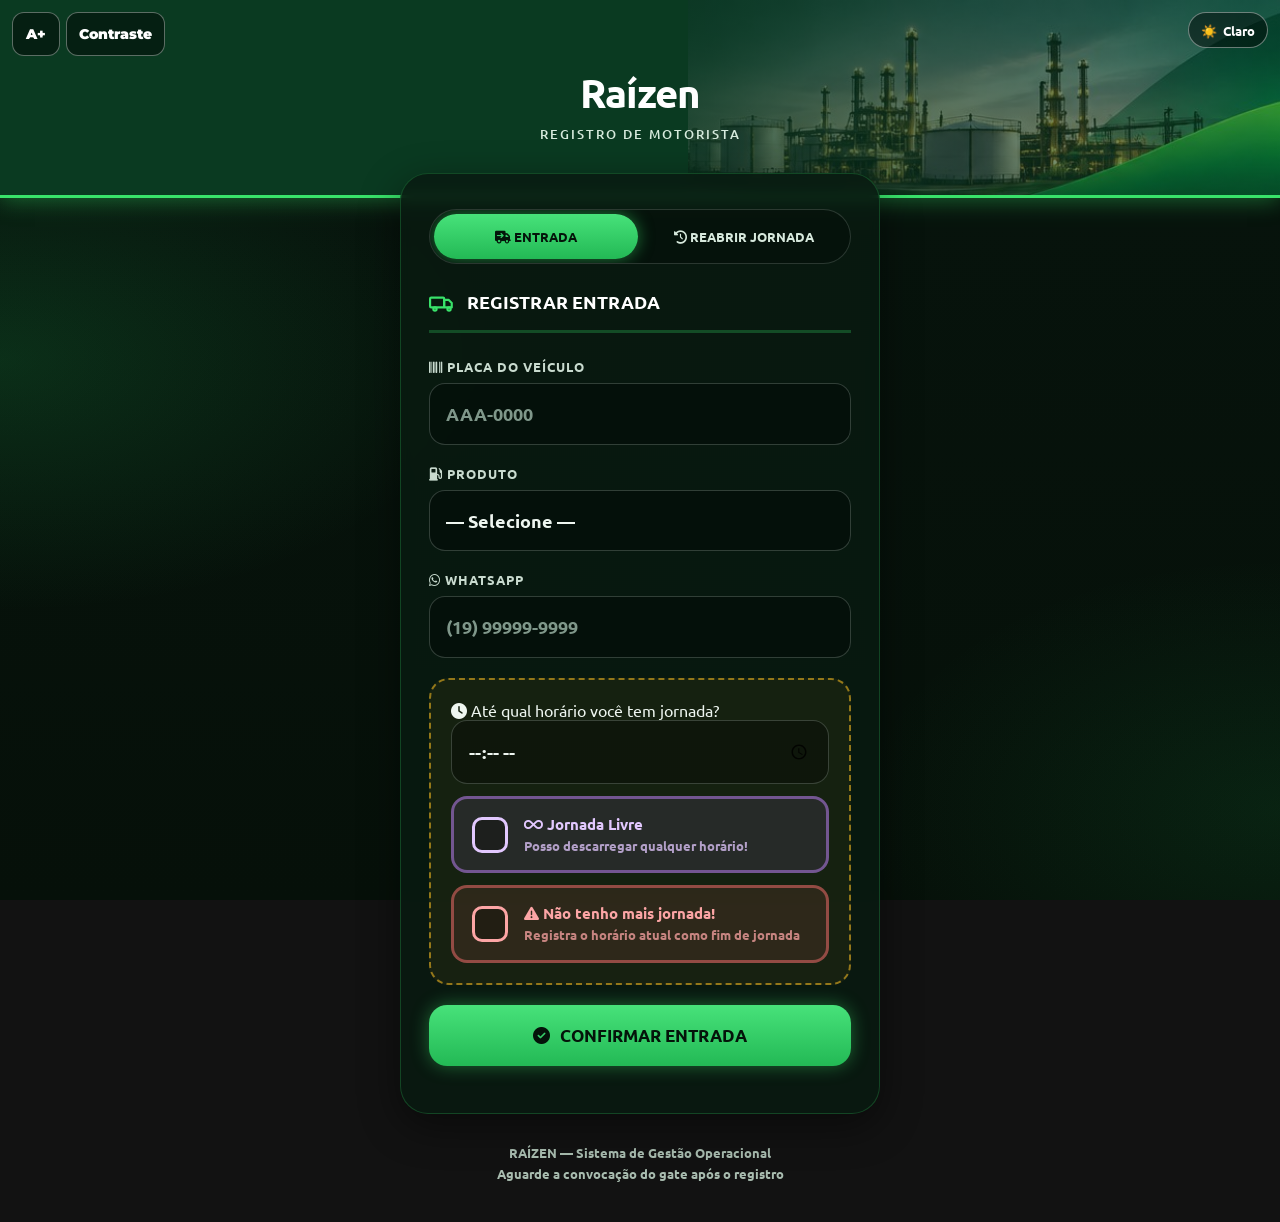
<file: motorista.html>
<!DOCTYPE html>
<html lang="pt-BR">
<head>
    <meta charset="UTF-8">
    <meta name="viewport" content="width=device-width, initial-scale=1.0">
    <title>RAÍZEN — Registro de Entrada</title>
    <link rel="manifest" href="manifest.json">
    <meta name="theme-color" content="#082a18">
    <meta name="mobile-web-app-capable" content="yes">
    <meta name="apple-mobile-web-app-capable" content="yes">
    <meta name="apple-mobile-web-app-status-bar-style" content="black-translucent">
    <meta name="apple-mobile-web-app-title" content="RAÍZEN">
    <link rel="apple-touch-icon" href="https://via.placeholder.com/192x192/84207d/ffffff?text=R">
    <link href="https://fonts.googleapis.com/css2?family=Montserrat:wght@400;600;700;900&display=swap" rel="stylesheet">
    <link rel="stylesheet" href="https://cdnjs.cloudflare.com/ajax/libs/font-awesome/6.4.0/css/all.min.css">
    <style>
        :root { --roxo:#84207d; --verde:#4d6d5d; --ouro:#ffc107; --vermelho:#dc2626; --fundo:#f1f5f9; }
        * { box-sizing:border-box; margin:0; padding:0; font-family:'Montserrat',sans-serif; }
        body { background:var(--fundo); min-height:100vh; padding-bottom:40px; }
        header { background:linear-gradient(135deg,var(--verde) 0%,#1a241f 100%); padding:35px 20px 50px; text-align:center; border-bottom:12px solid var(--roxo); }
        .logo { color:white; font-size:42px; font-weight:900; letter-spacing:10px; text-transform:uppercase; }
        .logo-sub { color:rgba(255,255,255,0.7); font-size:13px; font-weight:600; margin-top:6px; letter-spacing:3px; text-transform:uppercase; }
        .card { width:92%; max-width:480px; margin:-25px auto 0; background:white; border-radius:28px; padding:35px 28px; box-shadow:0 20px 40px rgba(0,0,0,0.12); border-left:10px solid var(--roxo); position:relative; z-index:10; }
        .card + .card { margin-top:20px; border-left-color:#475569; }
        .card-titulo { font-size:18px; font-weight:900; color:var(--roxo); text-transform:uppercase; margin-bottom:25px; display:flex; align-items:center; gap:12px; padding-bottom:15px; border-bottom:3px solid #f1f5f9; }
        .card-titulo.cinza { color:#475569; }
        .field { margin-bottom:20px; }
        .field label { display:block; font-size:13px; font-weight:900; color:var(--verde); text-transform:uppercase; letter-spacing:1px; margin-bottom:8px; }
        .field input, .field select { width:100%; padding:18px 16px; border:3px solid #e2e8f0; border-radius:16px; font-size:18px; font-weight:700; background:#f8fafc; color:#1e293b; transition:0.2s; -webkit-appearance:none; }
        .field input:focus, .field select:focus { border-color:var(--roxo); background:white; outline:none; box-shadow:0 0 0 6px rgba(132,32,125,0.08); }
        .jornada-box { background:#fffbeb; border:3px dashed var(--ouro); border-radius:20px; padding:20px; margin-bottom:20px; }
        .jornada-box > label.titulo-jornada { color:#92400e; font-size:13px; font-weight:900; text-transform:uppercase; letter-spacing:1px; margin-bottom:8px; display:block; }
        .opcao-jornada { display:flex; align-items:center; gap:16px; margin-top:12px; cursor:pointer; padding:16px 18px; border-radius:16px; border:3px solid transparent; transition:0.2s; -webkit-tap-highlight-color:transparent; }
        .opcao-jornada:active { transform:scale(0.98); }
        .opcao-jornada.livre { background:#f3e8ff; border-color:#d8b4fe; color:var(--roxo); }
        .opcao-jornada.livre.marcado { background:#ede9fe; border-color:var(--roxo); box-shadow:0 0 0 4px rgba(132,32,125,0.12); }
        .opcao-jornada.semj { background:#fef2f2; border-color:#fca5a5; color:var(--vermelho); }
        .opcao-jornada.semj.marcado { background:#fee2e2; border-color:var(--vermelho); box-shadow:0 0 0 4px rgba(220,38,38,0.12); }
        .check-custom { width:36px; height:36px; min-width:36px; border-radius:10px; border:3px solid currentColor; display:flex; align-items:center; justify-content:center; font-size:20px; background:white; transition:0.2s; }
        .opcao-jornada.marcado .check-custom { background:currentColor; }
        .opcao-jornada.marcado .check-custom::after { content:'✓'; color:white; font-weight:900; font-size:18px; }
        .opcao-jornada input[type=checkbox] { display:none; }
        .opcao-texto { font-size:15px; font-weight:900; line-height:1.3; }
        .opcao-texto small { display:block; font-size:13px; font-weight:600; opacity:0.75; margin-top:3px; }
        .horario-atual-tag { display:none; align-items:center; gap:8px; background:#fef2f2; border:2px solid var(--vermelho); border-radius:12px; padding:10px 14px; margin-top:10px; font-size:13px; font-weight:900; color:var(--vermelho); }
        .horario-atual-tag.visivel { display:flex; }
        .opcao-jornada.desabilitado { opacity:0.35; pointer-events:none; }
        .btn { width:100%; padding:20px; border:none; border-radius:18px; font-size:17px; font-weight:900; cursor:pointer; text-transform:uppercase; display:flex; align-items:center; justify-content:center; gap:10px; transition:0.2s; margin-bottom:12px; }
        .btn:active { transform:scale(0.97); }
        .btn-roxo { background:var(--roxo); color:white; box-shadow:0 8px 0 #5e1659; }
        .btn-roxo:active { box-shadow:0 3px 0 #5e1659; transform:translateY(5px); }
        .btn-cinza { background:#475569; color:white; box-shadow:0 8px 0 #2d3748; }
        .btn-cinza:active { box-shadow:0 3px 0 #2d3748; transform:translateY(5px); }
        .btn-outline { background:none; color:var(--roxo); border:3px solid var(--roxo); box-shadow:none; }
        #tela-sucesso { display:none; text-align:center; padding:20px 0; }
        .sucesso-icone { width:90px; height:90px; background:#dcfce7; border-radius:50%; display:flex; align-items:center; justify-content:center; margin:0 auto 20px; font-size:40px; }
        .sucesso-titulo { font-size:24px; font-weight:900; color:#166534; margin-bottom:8px; }
        .sucesso-sub { font-size:14px; font-weight:600; color:#64748b; margin-bottom:25px; line-height:1.6; }
        .sucesso-placa { background:#f0fdf4; border:3px solid #86efac; border-radius:16px; padding:16px; margin-bottom:25px; }
        .sucesso-placa .label { font-size:13px; font-weight:900; color:#166534; text-transform:uppercase; letter-spacing:1px; }
        .sucesso-placa .valor { font-size:28px; font-weight:900; color:#14532d; margin-top:4px; }
        #loader { display:none; position:fixed; top:0; left:0; width:100%; height:100%; background:rgba(255,255,255,0.92); z-index:9999; flex-direction:column; align-items:center; justify-content:center; gap:20px; }
        .spinner { width:60px; height:60px; border:8px solid #f1f5f9; border-top:8px solid var(--roxo); border-radius:50%; animation:spin 0.8s linear infinite; }
        @keyframes spin { to { transform:rotate(360deg); } }
        .loader-txt { font-size:15px; font-weight:900; color:var(--roxo); text-transform:uppercase; letter-spacing:1px; }
        .msg-erro { background:#fef2f2; border:2px solid #fca5a5; border-radius:14px; padding:14px 16px; font-size:13px; font-weight:700; color:#ef4444; margin-bottom:16px; display:none; align-items:center; gap:10px; }
        .msg-erro.visivel { display:flex; }
        .tabs { display:flex; gap:0; margin-bottom:25px; border-radius:16px; overflow:hidden; border:3px solid #e2e8f0; }
        .tab { flex:1; padding:14px; text-align:center; font-size:13px; font-weight:900; text-transform:uppercase; cursor:pointer; background:#f8fafc; color:#94a3b8; transition:0.2s; }
        .tab.active { background:var(--roxo); color:white; }
    </style>
    <link rel="stylesheet" href="https://fonts.googleapis.com/css2?family=Ubuntu:wght@400;500;700&display=swap">
    <link id="css-escuro" rel="stylesheet" href="motorista-escuro.css">
    <link rel="stylesheet" href="motorista-claro.css">
    <script>try{document.documentElement.setAttribute("data-tema",localStorage.getItem("tema_bpa")==="claro"?"claro":"escuro")}catch(e){}(function(){if(document.documentElement.getAttribute("data-tema")==="claro"){var e=document.getElementById("css-escuro");if(e)e.disabled=true;}})();</script>
    <script src="tema.js" defer></script>
</head>
<body>

<div id="loader"><div class="spinner"></div><div class="loader-txt">Aguarde...</div></div>

<header>
    <div class="logo">Raízen</div>
    <div class="logo-sub">Registro de Motorista</div>
</header>

<div class="card" id="card-principal">
    <div class="tabs" role="tablist" aria-label="O que você quer fazer">
        <div class="tab active" id="tab-entrada" role="tab" tabindex="0" aria-selected="true" aria-controls="aba-entrada" onclick="trocarAba('entrada')">
            <i class="fa-solid fa-truck-arrow-right"></i> Entrada
        </div>
        <div class="tab" id="tab-jornada" role="tab" tabindex="0" aria-selected="false" aria-controls="aba-jornada" onclick="trocarAba('jornada')">
            <i class="fa-solid fa-clock-rotate-left"></i> Reabrir Jornada
        </div>
    </div>

    <div id="aba-entrada">
        <div class="card-titulo">
            <svg xmlns="http://www.w3.org/2000/svg" viewBox="0 0 24 24" width="26" height="26" fill="none" stroke="#84207d" stroke-width="2" stroke-linecap="round" stroke-linejoin="round">
                <rect x="1" y="8" width="13" height="9" rx="1"/><path d="M14 10h4l3 3v4h-7V10z"/>
                <circle cx="5.5" cy="18.5" r="1.5"/><circle cx="18.5" cy="18.5" r="1.5"/>
            </svg>
            Registrar Entrada
        </div>
        <div role="alert" id="erro-entrada" class="msg-erro">
            <i class="fa-solid fa-circle-exclamation"></i><span id="erro-entrada-txt">Erro</span>
        </div>
        <div class="field">
            <label><i class="fa-solid fa-barcode"></i> Placa do Veículo</label>
            <input type="text" id="placa" placeholder="AAA-0000" maxlength="8" autocomplete="off" autocapitalize="characters">
        </div>
        <div class="field">
            <label><i class="fa-solid fa-gas-pump"></i> Produto</label>
            <select id="produto">
                <option value="">— Selecione —</option>
                <option value="GASOLINA">Gasolina</option>
                <option value="BIODIESEL (B100)">Biodiesel (B100)</option>
                <option value="ETANOL ANIDRO">Etanol Anidro</option>
                <option value="ETANOL HIDRATADO">Etanol Hidratado</option>
                <option value="DIESEL S10">Diesel S10</option>
            </select>
        </div>
        <div class="field">
            <label><i class="fa-brands fa-whatsapp"></i> WhatsApp</label>
            <input type="tel" id="whatsapp" placeholder="(19) 99999-9999" inputmode="numeric">
        </div>
        <div class="jornada-box">
            <div id="campo-hora-entrada">
                <label class="titulo-jornada"><i class="fa-solid fa-clock"></i> Até qual horário você tem jornada?</label>
                <input type="time" id="limite" style="margin-top:0;width:100%;padding:18px 16px;border:3px solid #e2e8f0;border-radius:16px;font-size:18px;font-weight:700;background:#f8fafc;color:#1e293b;">
            </div>
            <div class="opcao-jornada livre" id="opcao-livre" onclick="toggleOpcao('livre')">
                <input type="checkbox" id="jornada24">
                <div class="check-custom"></div>
                <div class="opcao-texto">
                    <i class="fa-solid fa-infinity"></i> Jornada Livre
                    <small>Posso descarregar qualquer horário!</small>
                </div>
            </div>
            <div class="opcao-jornada semj" id="opcao-semj" onclick="toggleOpcao('semj')">
                <input type="checkbox" id="semjornada">
                <div class="check-custom"></div>
                <div class="opcao-texto">
                    <i class="fa-solid fa-triangle-exclamation"></i> Não tenho mais jornada!
                    <small>Registra o horário atual como fim de jornada</small>
                </div>
            </div>
            <div class="horario-atual-tag" id="tag-horario-atual">
                <i class="fa-solid fa-clock"></i>
                <span>Jornada fim registrada: <strong id="horario-capturado">--:--</strong></span>
            </div>
        </div>
        <button class="btn btn-roxo" onclick="registrarEntrada()">
            <i class="fa-solid fa-circle-check"></i> CONFIRMAR ENTRADA
        </button>
    </div>

    <div id="aba-jornada" style="display:none;">
        <div class="card-titulo cinza"><i class="fa-solid fa-clock-rotate-left"></i> Reabrir Jornada</div>
        <div role="alert" id="erro-jornada" class="msg-erro">
            <i class="fa-solid fa-circle-exclamation"></i><span id="erro-jornada-txt">Erro</span>
        </div>
        <div style="background:#f0f9ff;border-radius:16px;padding:16px;margin-bottom:20px;font-size:13px;font-weight:600;color:#0369a1;line-height:1.6;">
            <i class="fa-solid fa-circle-info"></i> Informe sua placa e o novo horário limite para reabrir sua jornada.
        </div>
        <div class="field">
            <label>Placa do Veículo</label>
            <input type="text" id="re-placa" placeholder="AAA-0000" maxlength="8" autocomplete="off" autocapitalize="characters">
        </div>
        <div class="field">
            <label>Nova Hora Limite</label>
            <input type="time" id="re-hora">
        </div>
        <button class="btn btn-cinza" onclick="reabrirJornada()">
            <i class="fa-solid fa-rotate"></i> REABRIR JORNADA
        </button>
    </div>

    <div role="status" aria-live="polite" id="tela-sucesso">
        <div class="sucesso-icone">✅</div>
        <div class="sucesso-titulo" id="sucesso-titulo">Registrado!</div>
        <div class="sucesso-placa">
            <div class="label">Veículo</div>
            <div class="valor" id="sucesso-placa-val">---</div>
        </div>
        <div class="sucesso-sub" id="sucesso-msg">Seu registro foi realizado com sucesso. Aguarde a convocação do gate.</div>
        <button class="btn btn-outline" onclick="novoRegistro()">
            <i class="fa-solid fa-plus"></i> NOVO REGISTRO
        </button>
    </div>
</div>

<div style="text-align:center;margin-top:30px;padding:0 20px;">
    <p style="font-size:13px;font-weight:600;color:#94a3b8;">RAÍZEN — Sistema de Gestão Operacional</p>
    <p style="font-size:13px;font-weight:600;color:#cbd5e1;margin-top:4px;">Aguarde a convocação do gate após o registro</p>
</div>

<script>
    const DB = {
        URL: 'https://rbbkjuiizmvatiawfzuv.supabase.co',
        H: {
            "apikey": 'sb_publishable_WkrHi6cWtZsnsDXl0nh1hA_kz1UT_1X',
            "Authorization": 'Bearer sb_publishable_WkrHi6cWtZsnsDXl0nh1hA_kz1UT_1X',
            "Content-Type": "application/json",
            "Prefer": "return=minimal"
        }
    };

    // Página pública: grava só pelas funções do servidor (que validam os campos)
    async function rpc(nome, params={}){
        const h = {...DB.H}; delete h.Prefer;
        const r = await fetch(`${DB.URL}/rest/v1/rpc/${nome}`,{method:'POST',headers:h,body:JSON.stringify(params)});
        if(!r.ok) throw new Error('RPC '+nome+' '+r.status);
        const txt = await r.text();
        return txt ? JSON.parse(txt) : null;
    }
    const NOMES_CAMPO = {placa:'a placa', produto:'o produto', telefone:'o WhatsApp', jornada:'o horário da jornada', entrada:'a data'};

    const agora = () => new Date().toLocaleString('pt-BR');
    const horaAtual = () => {
        const now = new Date();
        return now.getHours().toString().padStart(2,'0') + ':' + now.getMinutes().toString().padStart(2,'0');
    };
    const setLoader = v => document.getElementById('loader').style.display = v ? 'flex' : 'none';

    document.getElementById('placa').oninput = function() {
        let v = this.value.toUpperCase().replace(/[^A-Z0-9]/g,'');
        if(v.length > 3 && !isNaN(v[3])) v = v.slice(0,3)+'-'+v.slice(3,7);
        this.value = v.slice(0,8);
    };
    document.getElementById('re-placa').oninput = function() {
        let v = this.value.toUpperCase().replace(/[^A-Z0-9]/g,'');
        if(v.length > 3 && !isNaN(v[3])) v = v.slice(0,3)+'-'+v.slice(3,7);
        this.value = v.slice(0,8);
    };
    document.getElementById('whatsapp').oninput = function(e) {
        let v = e.target.value.replace(/\D/g,'').match(/(\d{0,2})(\d{0,5})(\d{0,4})/);
        e.target.value = !v[2] ? v[1] : '('+v[1]+') '+v[2]+(v[3] ? '-'+v[3] : '');
    };

    function toggleOpcao(tipo) {
        const isLivre = tipo === 'livre';
        const elLivre = document.getElementById('opcao-livre');
        const elSemJ  = document.getElementById('opcao-semj');
        const cbLivre = document.getElementById('jornada24');
        const cbSemJ  = document.getElementById('semjornada');
        const campo   = document.getElementById('campo-hora-entrada');
        const limite  = document.getElementById('limite');
        const tag     = document.getElementById('tag-horario-atual');
        const jaEraMarcado = isLivre ? cbLivre.checked : cbSemJ.checked;
        cbLivre.checked = false; cbSemJ.checked = false;
        elLivre.classList.remove('marcado','desabilitado');
        elSemJ.classList.remove('marcado','desabilitado');
        campo.style.opacity = '1'; limite.disabled = false; limite.value = '';
        tag.classList.remove('visivel');
        if(!jaEraMarcado) {
            if(isLivre) {
                cbLivre.checked = true; elLivre.classList.add('marcado');
                elSemJ.classList.add('desabilitado');
                campo.style.opacity = '.3'; limite.disabled = true;
            } else {
                cbSemJ.checked = true; elSemJ.classList.add('marcado');
                elLivre.classList.add('desabilitado');
                const hora = horaAtual();
                limite.value = hora; campo.style.opacity = '.3'; limite.disabled = true;
                document.getElementById('horario-capturado').textContent = hora;
                tag.classList.add('visivel');
            }
        }
    }

    function trocarAba(aba) {
        document.getElementById('aba-entrada').style.display  = aba === 'entrada' ? 'block' : 'none';
        document.getElementById('aba-jornada').style.display  = aba === 'jornada' ? 'block' : 'none';
        document.getElementById('tela-sucesso').style.display = 'none';
        document.getElementById('tab-entrada').classList.toggle('active', aba === 'entrada');
        document.getElementById('tab-jornada').classList.toggle('active', aba === 'jornada');
        document.getElementById('tab-entrada').setAttribute('aria-selected', aba === 'entrada');
        document.getElementById('tab-jornada').setAttribute('aria-selected', aba === 'jornada');
        ocultarErro('entrada'); ocultarErro('jornada');
    }

    function mostrarErro(tipo, msg) {
        document.getElementById(`erro-${tipo}-txt`).textContent = msg;
        document.getElementById(`erro-${tipo}`).classList.add('visivel');
    }
    function ocultarErro(tipo) {
        document.getElementById(`erro-${tipo}`)?.classList.remove('visivel');
    }

    async function registrarEntrada() {
        ocultarErro('entrada');
        const placa   = document.getElementById('placa').value.trim().toUpperCase();
        const produto = document.getElementById('produto').value;
        const tel     = document.getElementById('whatsapp').value.trim();
        const j24     = document.getElementById('jornada24').checked;
        const semJ    = document.getElementById('semjornada').checked;
        const limite  = document.getElementById('limite').value;

        if(!placa)   { mostrarErro('entrada','Informe a placa do veículo.'); return; }
        if(!produto) { mostrarErro('entrada','Selecione o produto.'); return; }
        if(!tel)     { mostrarErro('entrada','Informe o WhatsApp.'); return; }
        if(!j24 && !semJ && !limite) { mostrarErro('entrada','Informe o horário da sua jornada.'); return; }

        let jornadaValor;
        if(j24)       jornadaValor = '24 HORAS';
        else if(semJ) jornadaValor = 'SEM JORNADA - ' + horaAtual();
        else          jornadaValor = limite;

        setLoader(true);
        try {
            const res = await rpc('fn_motorista_registrar', {
                p_placa: placa, p_produto: produto, p_telefone: tel,
                p_jornada: jornadaValor, p_entrada: agora()
            });
            if(res && (res.status === 'NOVO' || res.status === 'PRECHECK')) {
                mostrarSucesso(res.placa, `Entrada registrada com sucesso!\nProduto: ${res.produto}\nAguarde a convocação do gate.`, 'Entrada Confirmada!');
            } else if(res && res.status === 'JA_REGISTRADO') {
                mostrarErro('entrada', `Placa ${res.placa} já está registrada no pátio desde ${res.entrada}. Aguarde a liberação ou reabra a jornada.`);
            } else if(res && res.status === 'INVALIDO') {
                mostrarErro('entrada', `Verifique ${NOMES_CAMPO[res.campo] || 'os dados'} e tente novamente.`);
            } else {
                mostrarErro('entrada', 'Erro ao registrar. Tente novamente.');
            }
        } catch(e) {
            mostrarErro('entrada', 'Erro de conexão. Verifique sua internet.');
            console.error(e);
        } finally { setLoader(false); }
    }

    async function reabrirJornada() {
        ocultarErro('jornada');
        const placa = document.getElementById('re-placa').value.trim().toUpperCase();
        const hora  = document.getElementById('re-hora').value;
        if(!placa) { mostrarErro('jornada','Informe a placa do veículo.'); return; }
        if(!hora)  { mostrarErro('jornada','Informe a nova hora limite.'); return; }
        setLoader(true);
        try {
            const ok = await rpc('fn_motorista_reabrir', { p_placa: placa, p_hora: hora });
            if(ok) {
                mostrarSucesso(placa, `Jornada reaberta com sucesso!\nNovo limite: ${hora}\nAguarde a convocação do gate.`, 'Jornada Reaberta!');
            } else {
                mostrarErro('jornada', `Placa ${placa} não encontrada no pátio.`);
            }
        } catch(e) {
            mostrarErro('jornada', 'Erro de conexão. Verifique sua internet.');
        } finally { setLoader(false); }
    }

    function mostrarSucesso(placa, msg, titulo) {
        document.getElementById('aba-entrada').style.display  = 'none';
        document.getElementById('aba-jornada').style.display  = 'none';
        document.getElementById('tela-sucesso').style.display = 'block';
        document.getElementById('sucesso-titulo').textContent  = titulo;
        document.getElementById('sucesso-placa-val').textContent = placa;
        document.getElementById('sucesso-msg').textContent = msg;
    }

    function novoRegistro() {
        document.getElementById('tela-sucesso').style.display = 'none';
        document.getElementById('aba-entrada').style.display  = 'block';
        document.getElementById('tab-entrada').classList.add('active');
        document.getElementById('tab-jornada').classList.remove('active');
        document.getElementById('placa').value    = '';
        document.getElementById('produto').value  = '';
        document.getElementById('whatsapp').value = '';
        document.getElementById('limite').value   = '';
        document.getElementById('jornada24').checked  = false;
        document.getElementById('semjornada').checked = false;
        document.getElementById('opcao-livre').classList.remove('marcado','desabilitado');
        document.getElementById('opcao-semj').classList.remove('marcado','desabilitado');
        document.getElementById('campo-hora-entrada').style.opacity = '1';
        document.getElementById('limite').disabled = false;
        document.getElementById('tag-horario-atual').classList.remove('visivel');
    }

    if('serviceWorker' in navigator) {
        window.addEventListener('load', () => { navigator.serviceWorker.register('sw.js').catch(() => {}); });
    }
</script>
<!-- ═══ ACESSIBILIDADE (A+ / contraste, teclado, leitor de tela) ═══ -->
<style id="a11y-css">
    :focus-visible { outline: 3px solid #f59e0b !important; outline-offset: 2px !important; }
    #a11y-barra { position: absolute; left: 12px; top: 12px; z-index: 100000; display: flex; gap: 6px; }
    #a11y-barra button {
        font: 900 14px 'Montserrat', sans-serif; min-width: 48px; min-height: 44px; padding: 0 12px;
        border-radius: 12px; border: 2px solid #1e293b; background: #fff; color: #1e293b; cursor: pointer;
        box-shadow: 0 4px 12px rgba(0,0,0,.2);
    }
    #a11y-barra button[aria-pressed="true"] { background: #1e293b; color: #fff; }
    /* Alto contraste: escurece textos cinza-claros e contornos, sem mexer nas cores da marca */
    html.a11y-contraste input, html.a11y-contraste select, html.a11y-contraste textarea {
        border-color: #1e293b !important; color: #0f172a !important;
    }
    html.a11y-contraste ::placeholder { color: #475569 !important; opacity: 1; }
    html.a11y-contraste [style*="color:#94a3b8"], html.a11y-contraste [style*="color:#64748b"],
    html.a11y-contraste [style*="color:#cbd5e1"], html.a11y-contraste [style*="color:#ccc"],
    html.a11y-contraste [style*="color: #94a3b8"], html.a11y-contraste [style*="color: #64748b"] { color: #1e293b !important; }
    html.a11y-contraste [style*="border:3px solid #e2e8f0"], html.a11y-contraste [style*="border: 3px solid #e2e8f0"] { border-color: #475569 !important; }
    html.a11y-contraste .tab:not(.active), html.a11y-contraste label { color: #1e293b !important; }
    @media (prefers-reduced-motion: reduce) {
        *, *::before, *::after { animation-duration: .01ms !important; transition-duration: .01ms !important; }
    }
</style>
<div id="a11y-barra" role="toolbar" aria-label="Acessibilidade">
    <button type="button" id="a11y-zoom" title="Aumentar o tamanho do texto">A+</button>
    <button type="button" id="a11y-contraste" aria-pressed="false" title="Alto contraste" aria-label="Alto contraste">
        Contraste
    </button>
</div>
<script>
(function(){
    // ── A+ e alto contraste (fica salvo só neste navegador) ──
    const LS = 'raizen_a11y', NIVEIS = [1, 1.15, 1.3];
    let cfg = { zoom: 1, contraste: false };
    try { cfg = Object.assign(cfg, JSON.parse(localStorage.getItem(LS) || '{}')); } catch(e) {}
    if (!NIVEIS.includes(cfg.zoom)) cfg.zoom = 1;
    const salvar = () => { try { localStorage.setItem(LS, JSON.stringify(cfg)); } catch(e) {} };
    function aplicar(){
        document.documentElement.style.zoom = cfg.zoom === 1 ? '' : String(cfg.zoom);
        document.documentElement.classList.toggle('a11y-contraste', !!cfg.contraste);
        const bz = document.getElementById('a11y-zoom'), bc = document.getElementById('a11y-contraste');
        const pct = Math.round(cfg.zoom * 100);
        if (bz) {
            bz.textContent = cfg.zoom === 1 ? 'A+' : 'A+ ' + pct + '%';
            bz.setAttribute('aria-label', 'Tamanho do texto ' + pct + ' por cento. Clique para mudar');
        }
        if (bc) bc.setAttribute('aria-pressed', cfg.contraste ? 'true' : 'false');
    }
    document.getElementById('a11y-zoom').addEventListener('click', () => {
        cfg.zoom = NIVEIS[(NIVEIS.indexOf(cfg.zoom) + 1) % NIVEIS.length]; salvar(); aplicar();
    });
    document.getElementById('a11y-contraste').addEventListener('click', () => {
        cfg.contraste = !cfg.contraste; salvar(); aplicar();
    });
    aplicar();

    // ── Rótulos para leitor de tela (também nos cards que são redesenhados a cada atualização) ──
    const ICONES = [
        ['fa-xmark','Fechar'],['fa-times','Fechar'],['fa-arrows-rotate','Atualizar'],['fa-rotate','Atualizar'],
        ['fa-trash','Excluir'],['fa-pen','Editar'],['fa-eye','Mostrar senha'],['fa-whatsapp','Chamar no WhatsApp'],
        ['fa-right-from-bracket','Sair'],['fa-magnifying-glass','Buscar'],['fa-check','Confirmar'],['fa-plus','Adicionar'],
        ['fa-arrow-left','Voltar'],['fa-download','Baixar'],['fa-file-arrow-down','Baixar']
    ];
    function textoAntes(el){
        let p = el.previousElementSibling;
        while (p) { const t = (p.textContent || '').trim(); if (t) return t; p = p.previousElementSibling; }
        const pai = el.parentElement && el.parentElement.previousElementSibling;
        return pai ? (pai.textContent || '').trim() : '';
    }
    function rotular(raiz){
        raiz.querySelectorAll('input:not([type=hidden]),select,textarea').forEach(el => {
            if (el.hasAttribute('aria-label') || el.hasAttribute('aria-labelledby') || el.closest('label')) return;
            if (el.id && document.querySelector('label[for="' + CSS.escape(el.id) + '"]')) return;
            const t = el.placeholder || el.title || textoAntes(el);
            if (t) el.setAttribute('aria-label', t.replace(/\s+/g,' ').slice(0, 80));
        });
        raiz.querySelectorAll('button, a').forEach(b => {
            b.querySelectorAll('i[class*="fa-"]').forEach(i => i.setAttribute('aria-hidden', 'true'));
            if (b.hasAttribute('aria-label')) return;
            const txt = (b.textContent || '').trim();
            if (txt === '✕' || txt === '×') { b.setAttribute('aria-label', 'Fechar'); return; }
            if (txt) return;
            let t = b.title;
            if (!t) { const i = b.querySelector('i'); const m = i && ICONES.find(([c]) => i.classList.contains(c)); t = m && m[1]; }
            if (t) b.setAttribute('aria-label', t);
        });
        // div/span clicáveis viram "botões" para o teclado
        raiz.querySelectorAll('[onclick]').forEach(d => {
            if (/^(BUTTON|A|INPUT|SELECT|TEXTAREA|LABEL|OPTION|TR|TD|TH|BODY|HTML)$/.test(d.tagName)) return;
            if (d.id && d.id.startsWith('modal-')) return;
            if (!d.hasAttribute('tabindex')) d.setAttribute('tabindex', '0');
            if (!d.hasAttribute('role')) d.setAttribute('role', 'button');
        });
        raiz.querySelectorAll('[id^="modal-"]').forEach(m => {
            if (m.hasAttribute('role')) return;
            m.setAttribute('role', 'dialog'); m.setAttribute('aria-modal', 'true');
            const h = m.querySelector('h1,h2,h3,h4,strong,b');
            if (h && (h.textContent || '').trim()) m.setAttribute('aria-label', h.textContent.trim().slice(0, 80));
        });
    }
    // Enter / Espaço acionam os elementos marcados como botão, aba ou chave
    document.addEventListener('keydown', e => {
        const el = e.target;
        if (!el || !el.getAttribute) return;
        const role = el.getAttribute('role');
        if (!['button','switch','tab'].includes(role) || /^(BUTTON|A|INPUT|SELECT|TEXTAREA)$/.test(el.tagName)) return;
        if (e.key === 'Enter' || e.key === ' ') { e.preventDefault(); el.click(); }
    });
    let pendente = false;
    const agendar = () => { if (pendente) return; pendente = true; requestAnimationFrame(() => { pendente = false; rotular(document.body); }); };
    rotular(document.body);
    new MutationObserver(agendar).observe(document.body, { childList: true, subtree: true });
})();
</script>
</body>
</html>
</file>
<file: motorista-escuro.css>
/* =====================================================================
   Página do motorista (descarga) — mesmo padrão escuro da Agenda BPA.
   Só aparência: não muda nenhuma função.
   ===================================================================== */
:root { color-scheme: dark; --roxo: #22c55e; --verde: #9be8b4; --fundo: #07140d; --brilho: #39e26a; }
* { font-family: "Ubuntu", "Montserrat", sans-serif; }
.fa-solid, .fa-regular { font-family: "Font Awesome 6 Free" !important; }
.fa-brands { font-family: "Font Awesome 6 Brands" !important; }
body { color: #eef6f0;
  background:
    radial-gradient(800px 420px at 0% 40%, rgba(34,197,94,.16), transparent 60%),
    radial-gradient(700px 420px at 100% 90%, rgba(34,197,94,.10), transparent 60%),
    linear-gradient(180deg, #07140d 0%, #061009 100%);
  background-attachment: fixed; }

header {
  background:
    linear-gradient(90deg, rgba(10,58,33,.95) 0%, rgba(10,58,33,.75) 55%, rgba(10,58,33,.45) 100%),
    url("topo-terminal.jpg") right center / auto 100% no-repeat, #0a3a21;
  border-bottom: 3px solid var(--brilho); box-shadow: 0 2px 22px rgba(57,226,106,.4);
  padding: 30px 20px 52px;
}
.logo { font-size: 40px; font-weight: 700; letter-spacing: -1px; text-transform: none; }
.logo-sub { color: #d6eadc; letter-spacing: 2px; font-weight: 500; }

.card {
  background: rgba(9, 26, 17, .85); border: 1px solid rgba(57,226,106,.22); border-left: 1px solid rgba(57,226,106,.22);
  box-shadow: 0 12px 40px rgba(0,0,0,.45); backdrop-filter: blur(6px); color: #eef6f0;
}
.card + .card { border-left-color: rgba(57,226,106,.22); }
.card-titulo { color: #fff; border-bottom-color: rgba(57,226,106,.25); }
.card-titulo i { color: var(--brilho); }
.card-titulo.cinza { color: #fff; }

.tabs { border: 1px solid rgba(211,228,216,.18); background: rgba(0,0,0,.25); border-radius: 999px; padding: 4px; gap: 4px; }
.tab { background: transparent; color: #d7e9dd; border-radius: 999px; font-weight: 700; }
.tab.active { background: linear-gradient(180deg, #47e27a, #23b955); color: #04140a; box-shadow: 0 0 16px rgba(57,226,106,.5); }

.field label { color: #c9dbcf; }
.field input, .field select { background: rgba(0,0,0,.3); color: #eef6f0; border: 1px solid rgba(211,228,216,.22); }
.field input::placeholder { color: #7f978a; }
.field input:focus, .field select:focus { background: rgba(0,0,0,.35); border-color: transparent; outline: 2px solid var(--brilho); box-shadow: none; }
.field select option { background: #0f2018; color: #eef6f0; }

.jornada-box { background: rgba(251,191,36,.06); border: 2px dashed rgba(251,191,36,.55); }
.jornada-box > label.titulo-jornada { color: #fcd34d; }
.opcao-jornada.livre { background: rgba(192,132,252,.10); border-color: rgba(192,132,252,.5); color: #e2c8ff; }
.opcao-jornada.livre.marcado { background: rgba(192,132,252,.2); border-color: #c084fc; box-shadow: 0 0 14px rgba(192,132,252,.35); }
.opcao-jornada.semj { background: rgba(248,113,113,.10); border-color: rgba(248,113,113,.5); color: #fca5a5; }
.opcao-jornada.semj.marcado { background: rgba(248,113,113,.2); border-color: #f87171; box-shadow: 0 0 14px rgba(248,113,113,.3); }
.check-custom { background: rgba(0,0,0,.25); }
.opcao-jornada.marcado .check-custom::after { color: #04140a; }
.horario-atual-tag { background: rgba(248,113,113,.12); color: #fca5a5; }

.btn-roxo { background: linear-gradient(180deg, #47e27a, #23b955); color: #04140a; box-shadow: 0 0 18px rgba(57,226,106,.4); }
.btn-roxo:active { box-shadow: 0 0 10px rgba(57,226,106,.4); transform: scale(.98); }
.btn-cinza { background: rgba(255,255,255,.1); color: #fff; box-shadow: none; border: 1px solid rgba(211,228,216,.22); }
.btn-cinza:active { box-shadow: none; transform: scale(.98); }
.btn-outline { color: var(--brilho); border: 2px solid var(--brilho); }

.msg-erro { background: rgba(248,113,113,.12); border-color: rgba(248,113,113,.5); color: #fca5a5; }
.sucesso-icone { background: rgba(34,197,94,.18); box-shadow: 0 0 22px rgba(57,226,106,.4); }
.sucesso-titulo { color: #4ade80; }
.sucesso-sub { color: #c9dbcf; }
.sucesso-placa { background: rgba(34,197,94,.08); border: 2px solid rgba(57,226,106,.5); }
.sucesso-placa .label { color: #86efac; }
.sucesso-placa .valor { color: #fff; }
#loader { background: rgba(4,14,8,.9); }
.spinner { border-color: rgba(255,255,255,.1); border-top-color: var(--brilho); }
.loader-txt { color: var(--brilho); }
[style*="color:#cbd5e1"], [style*="color: #cbd5e1"], [style*="color:#94a3b8"] { color: #a9bdb0 !important; }
[style*="color:#64748b"], [style*="color:#475569"] { color: #c9dbcf !important; }
[style*="background:#f8fafc"], [style*="background:#eff6ff"], [style*="background:#f0f9ff"] { background: rgba(255,255,255,.06) !important; }
[style*="color:#1d4ed8"], [style*="color:#0369a1"] { color: #93c5fd !important; }
header { padding-top: 66px; }
#a11y-barra button { background: rgba(0,0,0,.4); color: #fff; border: 1px solid rgba(255,255,255,.35); box-shadow: none; }
#a11y-barra button[aria-pressed="true"] { background: var(--brilho); color: #04140a; }
.card-titulo i, .card-titulo .fa-solid { color: var(--brilho) !important; }
.jornada-box input, .jornada-box input[type="time"], #limite, #re-hora {
  background: rgba(0,0,0,.3) !important; color: #eef6f0 !important; border: 1px solid rgba(211,228,216,.22) !important; }
.jornada-box input:focus { outline: 2px solid var(--brilho) !important; border-color: transparent !important; }
input[type="time"]::-webkit-calendar-picker-indicator { filter: invert(1); opacity: .8; }
.card-titulo svg { stroke: var(--brilho) !important; }
body #a11y-barra button { background: rgba(0,0,0,.45); color: #fff; border: 1px solid rgba(255,255,255,.35); box-shadow: none; }
body #a11y-barra button[aria-pressed="true"] { background: var(--brilho); color: #04140a; }
</file>
<file: motorista-claro.css>
/* =====================================================================
   Tema CLARO da página do motorista (descarga). No claro o
   motorista-escuro.css é desligado; aqui o visual claro original ganha
   o verde e o topo dos outros sites no lugar do roxo antigo.
   ===================================================================== */
.btn-tema {
  display: inline-flex; align-items: center; gap: 6px; cursor: pointer; white-space: nowrap;
  min-height: 36px; padding: 6px 12px; border-radius: 999px; font: 700 13px "Ubuntu", "Montserrat", sans-serif;
  background: rgba(0,0,0,.45); color: #fff; border: 1px solid rgba(255,255,255,.4); box-shadow: none;
}
.btn-tema-topo { position: absolute; top: 12px; right: 12px; z-index: 5; }
header { position: relative; }

html[data-tema="claro"] { --roxo: #15803d; --verde: #14532d; --fundo: #eef5f0; }
html[data-tema="claro"] * { font-family: "Ubuntu", "Montserrat", sans-serif; }
html[data-tema="claro"] .fa-solid, html[data-tema="claro"] .fa-regular { font-family: "Font Awesome 6 Free" !important; }
html[data-tema="claro"] .fa-brands { font-family: "Font Awesome 6 Brands" !important; }
html[data-tema="claro"] body { background: linear-gradient(180deg, #f3f8f4 0%, #e8f1eb 100%); }
html[data-tema="claro"] header {
  background:
    linear-gradient(90deg, rgba(10,58,33,.95) 0%, rgba(10,58,33,.75) 55%, rgba(10,58,33,.45) 100%),
    url("topo-terminal.jpg") right center / auto 100% no-repeat, #0a3a21;
  border-bottom: 3px solid #22c55e; padding-top: 66px;
}
html[data-tema="claro"] .logo { font-weight: 700; letter-spacing: -1px; text-transform: none; }
html[data-tema="claro"] .card { border-left-color: #22c55e; box-shadow: 0 12px 30px rgba(15,60,30,.12); }
html[data-tema="claro"] .card-titulo { color: #14532d; }
html[data-tema="claro"] .card-titulo svg { stroke: #16a34a; }
html[data-tema="claro"] .tab.active { background: linear-gradient(180deg, #22c55e, #15803d); color: #fff; }
html[data-tema="claro"] .field input:focus, html[data-tema="claro"] .field select:focus { border-color: #22c55e; box-shadow: 0 0 0 5px rgba(34,197,94,.12); }
html[data-tema="claro"] .btn-roxo { background: linear-gradient(180deg, #22c55e, #15803d); box-shadow: 0 8px 0 #0f5f33; }
html[data-tema="claro"] .btn-roxo:active { box-shadow: 0 3px 0 #0f5f33; }
html[data-tema="claro"] .btn-outline { color: #15803d; border-color: #15803d; }
html[data-tema="claro"] .spinner { border-top-color: #22c55e; }
html[data-tema="claro"] .loader-txt { color: #15803d; }
html[data-tema="claro"] body #a11y-barra button { background: rgba(0,0,0,.45); color: #fff; border: 1px solid rgba(255,255,255,.35); box-shadow: none; }
@media print { .btn-tema { display: none !important; } }
html[data-tema="claro"] .opcao-jornada.livre { color: #7e22ce; }
html[data-tema="claro"] .opcao-jornada.livre.marcado { border-color: #7e22ce; box-shadow: 0 0 0 4px rgba(126,34,206,.12); }
</file>
